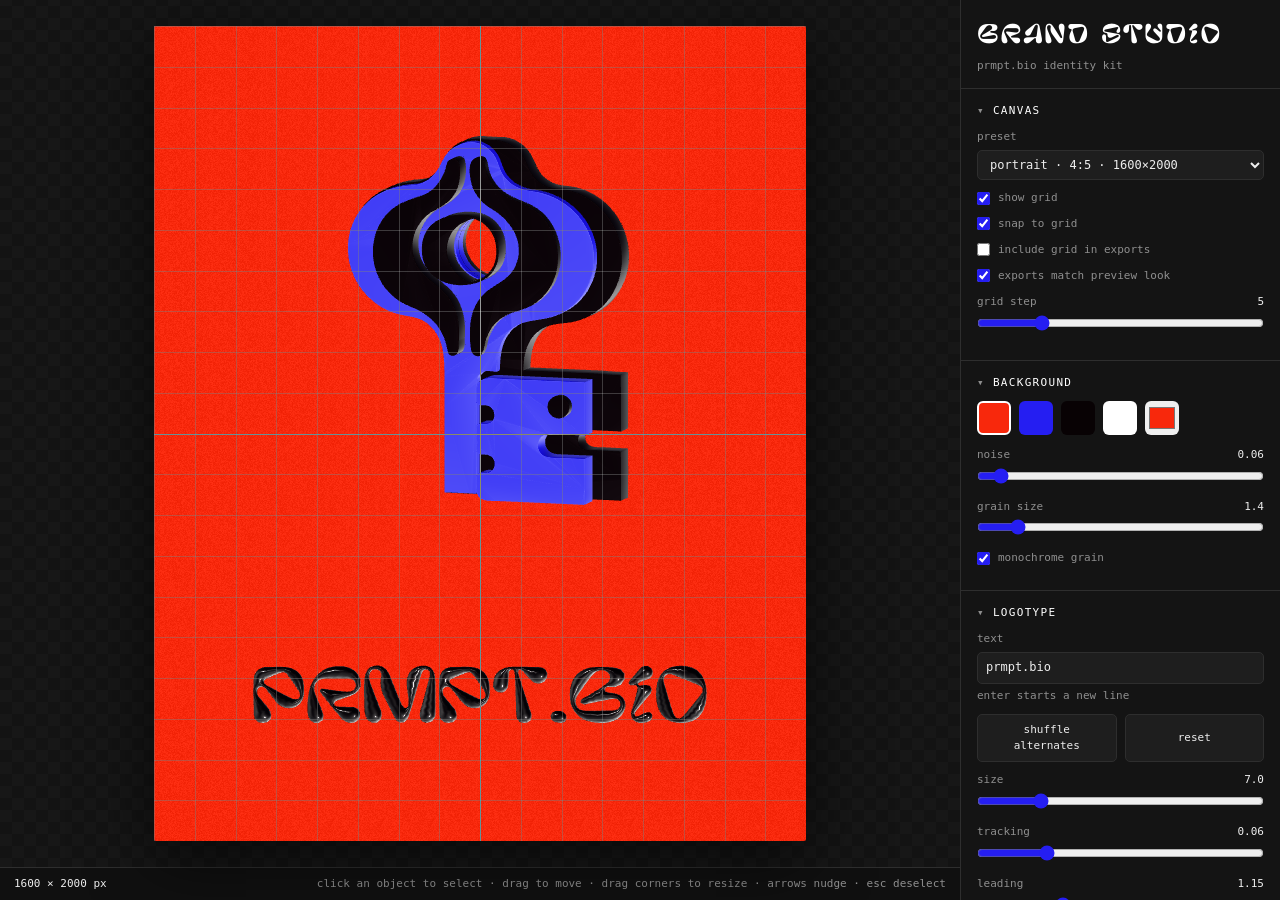
<file: index.html>
<!doctype html>
<html lang="en">
<head>
<meta charset="utf-8">
<title>prmpt.bio brand studio</title>
<link rel="stylesheet" href="style.css">
<script type="importmap">
{
  "imports": {
    "three": "./vendor/three.module.js",
    "three/addons/": "./vendor/addons/",
    "three/examples/jsm/": "./vendor/addons/",
    "three-mesh-bvh": "./vendor/three-mesh-bvh.module.js",
    "three-gpu-pathtracer": "./vendor/pathtracer.module.js",
    "mp4-muxer": "./vendor/mp4-muxer.mjs"
  }
}
</script>
</head>
<body>
<div id="app">
  <section id="stage">
    <div id="stage-inner">
      <div id="canvas-wrap">
        <canvas id="view"></canvas>
        <canvas id="overlay-inv"></canvas>
        <canvas id="overlay"></canvas>
      </div>
    </div>
    <div id="stage-bar">
      <span id="dims">—</span>
      <span class="sep"></span>
      <span id="hint">click an object to select · drag to move · drag corners to resize · arrows nudge · esc deselect</span>
    </div>
  </section>

  <aside id="panel">
    <header>
      <h1>brand studio</h1>
      <p>prmpt.bio identity kit</p>
    </header>

    <details open>
      <summary>canvas</summary>
      <label>preset
        <select id="preset">
          <option value="2000x2000">square · 1:1 · 2000px</option>
          <option value="1600x2000" selected>portrait · 4:5 · 1600×2000</option>
          <option value="1500x2000">portrait · 3:4 · 1500×2000</option>
          <option value="1125x2000">story · 9:16 · 1125×2000</option>
          <option value="2000x1125">wide · 16:9 · 2000×1125</option>
          <option value="1200x630">og image · 1.91:1 · 1200×630</option>
          <option value="2480x3508">A4 · 300dpi · 2480×3508</option>
          <option value="3508x4961">A3 · 300dpi · 3508×4961</option>
          <option value="custom">custom…</option>
        </select>
      </label>
      <div class="row" id="custom-size" hidden>
        <label>w <input type="number" id="cw" min="64" max="8000" step="1" value="1600"></label>
        <label>h <input type="number" id="ch" min="64" max="8000" step="1" value="2000"></label>
      </div>
      <label class="check"><input type="checkbox" id="grid-on" checked> show grid</label>
      <label class="check"><input type="checkbox" id="snap-on" checked> snap to grid</label>
      <label class="check"><input type="checkbox" id="grid-export"> include grid in exports</label>
      <label class="check"><input type="checkbox" id="match-preview" checked> exports match preview look</label>
      <label>grid step <output id="grid-step-o">5</output>
        <input type="range" id="grid-step" min="1" max="20" step="1" value="5">
      </label>
    </details>

    <details open>
      <summary>background</summary>
      <div id="bg-swatches" class="swatches"></div>
      <label>noise <output id="noise-o">0.06</output>
        <input type="range" id="noise" min="0" max="1" step="0.01" value="0.06">
      </label>
      <label>grain size <output id="grain-o">1.4</output>
        <input type="range" id="grain" min="0.5" max="8" step="0.1" value="1.4">
      </label>
      <label class="check"><input type="checkbox" id="noise-mono" checked> monochrome grain</label>
    </details>

    <details open>
      <summary>logotype</summary>
      <label>text <textarea id="text" rows="2" maxlength="200" spellcheck="false">prmpt.bio</textarea></label>
      <div class="muted field-note">enter starts a new line</div>
      <div class="row">
        <button id="shuffle">shuffle alternates</button>
        <button id="reset-logo">reset</button>
      </div>
      <label>size <output id="logo-size-o">7.0</output>
        <input type="range" id="logo-size" min="1" max="30" step="0.1" value="7">
      </label>
      <label>tracking <output id="logo-track-o">0.06</output>
        <input type="range" id="logo-track" min="-0.1" max="0.6" step="0.01" value="0.06">
      </label>
      <label>leading <output id="logo-lead-o">1.15</output>
        <input type="range" id="logo-lead" min="0.6" max="2.5" step="0.01" value="1.15">
      </label>
      <label>colour</label>
      <div id="logo-swatches" class="swatches"></div>
      <label>gloss <output id="logo-gloss-o">0.88</output>
        <input type="range" id="logo-gloss" min="0" max="1" step="0.01" value="0.88">
      </label>
      <div class="sub-head"><span>rotation</span><button id="logo-rot-reset" class="mini">reset</button></div>
      <div class="row3">
        <label>rot x <input type="range" id="logo-rx" min="-60" max="60" step="1" value="0"></label>
        <label>rot y <input type="range" id="logo-ry" min="-60" max="60" step="1" value="0"></label>
        <label>rot z <input type="range" id="logo-rz" min="-45" max="45" step="1" value="0"></label>
      </div>
      <label class="check"><input type="checkbox" id="logo-on" checked> visible</label>
    </details>

    <details open>
      <summary>key</summary>
      <label>size <output id="key-size-o">44.0</output>
        <input type="range" id="key-size" min="5" max="140" step="0.5" value="44">
      </label>
      <label>depth <output id="key-depth-o">14</output>
        <input type="range" id="key-depth" min="1" max="60" step="1" value="14">
      </label>
      <label>layer gap <output id="key-gap-o">6</output>
        <input type="range" id="key-gap" min="0" max="40" step="1" value="6">
      </label>
      <label>edge bevel <output id="key-bevel-o">0.5</output>
        <input type="range" id="key-bevel" min="0" max="1" step="0.05" value="0.5">
      </label>
      <label>gloss <output id="key-gloss-o">0.55</output>
        <input type="range" id="key-gloss" min="0" max="1" step="0.01" value="0.55">
      </label>
      <div class="sub-head"><span>rotation</span><button id="key-rot-reset" class="mini">reset</button></div>
      <div class="row3">
        <label>rot x <input type="range" id="key-rx" min="-60" max="60" step="1" value="0"></label>
        <label>rot y <input type="range" id="key-ry" min="-60" max="60" step="1" value="0"></label>
        <label>rot z <input type="range" id="key-rz" min="-45" max="45" step="1" value="0"></label>
      </div>
      <label>body colour</label>
      <div id="key-swatches" class="swatches"></div>
      <label>keyline colour</label>
      <div id="ink-swatches" class="swatches"></div>
      <label class="check"><input type="checkbox" id="eye-bg" checked> eye disc matches background</label>
      <label class="check"><input type="checkbox" id="key-on" checked> visible</label>
    </details>

    <details open>
      <summary>animate</summary>
      <label>animation
        <select id="anim-select"></select>
      </label>
      <div class="row">
        <button id="anim-play" class="primary" style="font-size:12px;padding:8px">play</button>
      </div>
      <label>speed <output id="anim-speed-o">1.0×</output>
        <input type="range" id="anim-speed" min="0.25" max="2" step="0.05" value="1">
      </label>
      <label class="check"><input type="checkbox" id="anim-loop"> loop</label>
      <div class="progress"><div id="anim-bar"></div></div>
      <div class="muted" id="anim-status">stopped</div>
      <div class="row" style="margin-top:12px">
        <label style="margin:0">height
          <select id="vid-height">
            <option value="720">720p</option>
            <option value="1080" selected>1080p</option>
            <option value="1440">1440p</option>
          </select>
        </label>
        <label style="margin:0">fps
          <select id="vid-fps">
            <option value="24">24</option>
            <option value="30" selected>30</option>
            <option value="60">60</option>
          </select>
        </label>
      </div>
      <button id="anim-export" style="width:100%">export mp4</button>
    </details>

    <details open>
      <summary>render</summary>
      <div class="row">
        <button id="mode-draft" class="mode on">draft</button>
        <button id="mode-rt" class="mode">ray traced</button>
      </div>
      <label>samples <output id="rt-samples-o">96</output>
        <input type="range" id="rt-samples" min="8" max="512" step="8" value="96">
      </label>
      <label>speckle filter <output id="rt-speckle-o">0.50</output>
        <input type="range" id="rt-speckle" min="0" max="1" step="0.05" value="0.5">
      </label>
      <label>trace scale <output id="rt-scale-o">1</output>
        <input type="range" id="rt-scale" min="0.25" max="1" step="0.05" value="1">
      </label>
      <div class="muted" id="rt-status">raster preview</div>
    </details>

    <details open>
      <summary>light</summary>
      <label>key light <output id="l-key-o">3.4</output>
        <input type="range" id="l-key" min="0" max="10" step="0.1" value="3.4">
      </label>
      <label>rim light <output id="l-rim-o">2.2</output>
        <input type="range" id="l-rim" min="0" max="10" step="0.1" value="2.2">
      </label>
      <label>reflections <output id="l-env-o">1.5</output>
        <input type="range" id="l-env" min="0" max="4" step="0.05" value="1.5">
      </label>
      <label>light angle <output id="l-ang-o">-35</output>
        <input type="range" id="l-ang" min="-180" max="180" step="1" value="-35">
      </label>
    </details>

    <details open>
      <summary>selected object</summary>
      <div id="sel-none" class="muted">nothing selected</div>
      <div id="sel-fields" hidden>
        <div class="row">
          <label>x <input type="number" id="sel-x" step="0.5"></label>
          <label>y <input type="number" id="sel-y" step="0.5"></label>
        </div>
        <div class="row">
          <button id="center-h">center h</button>
          <button id="center-v">center v</button>
        </div>
      </div>
    </details>

    <div id="export-bar">
      <button id="export" class="primary">export png-24</button>
      <button id="share-copy" style="width:100%;margin-top:8px">copy share link</button>
      <div class="muted" id="export-note">exports at full canvas pixels, no alpha</div>
    </div>
    <footer>
      <p><a href="credits/" target="_blank" rel="noopener">visual credits ↗</a></p>
    </footer>
  </aside>
</div>
<div id="loading">building the scene…</div>
<script type="module" src="src/main.js"></script>
</body>
</html>
</file>
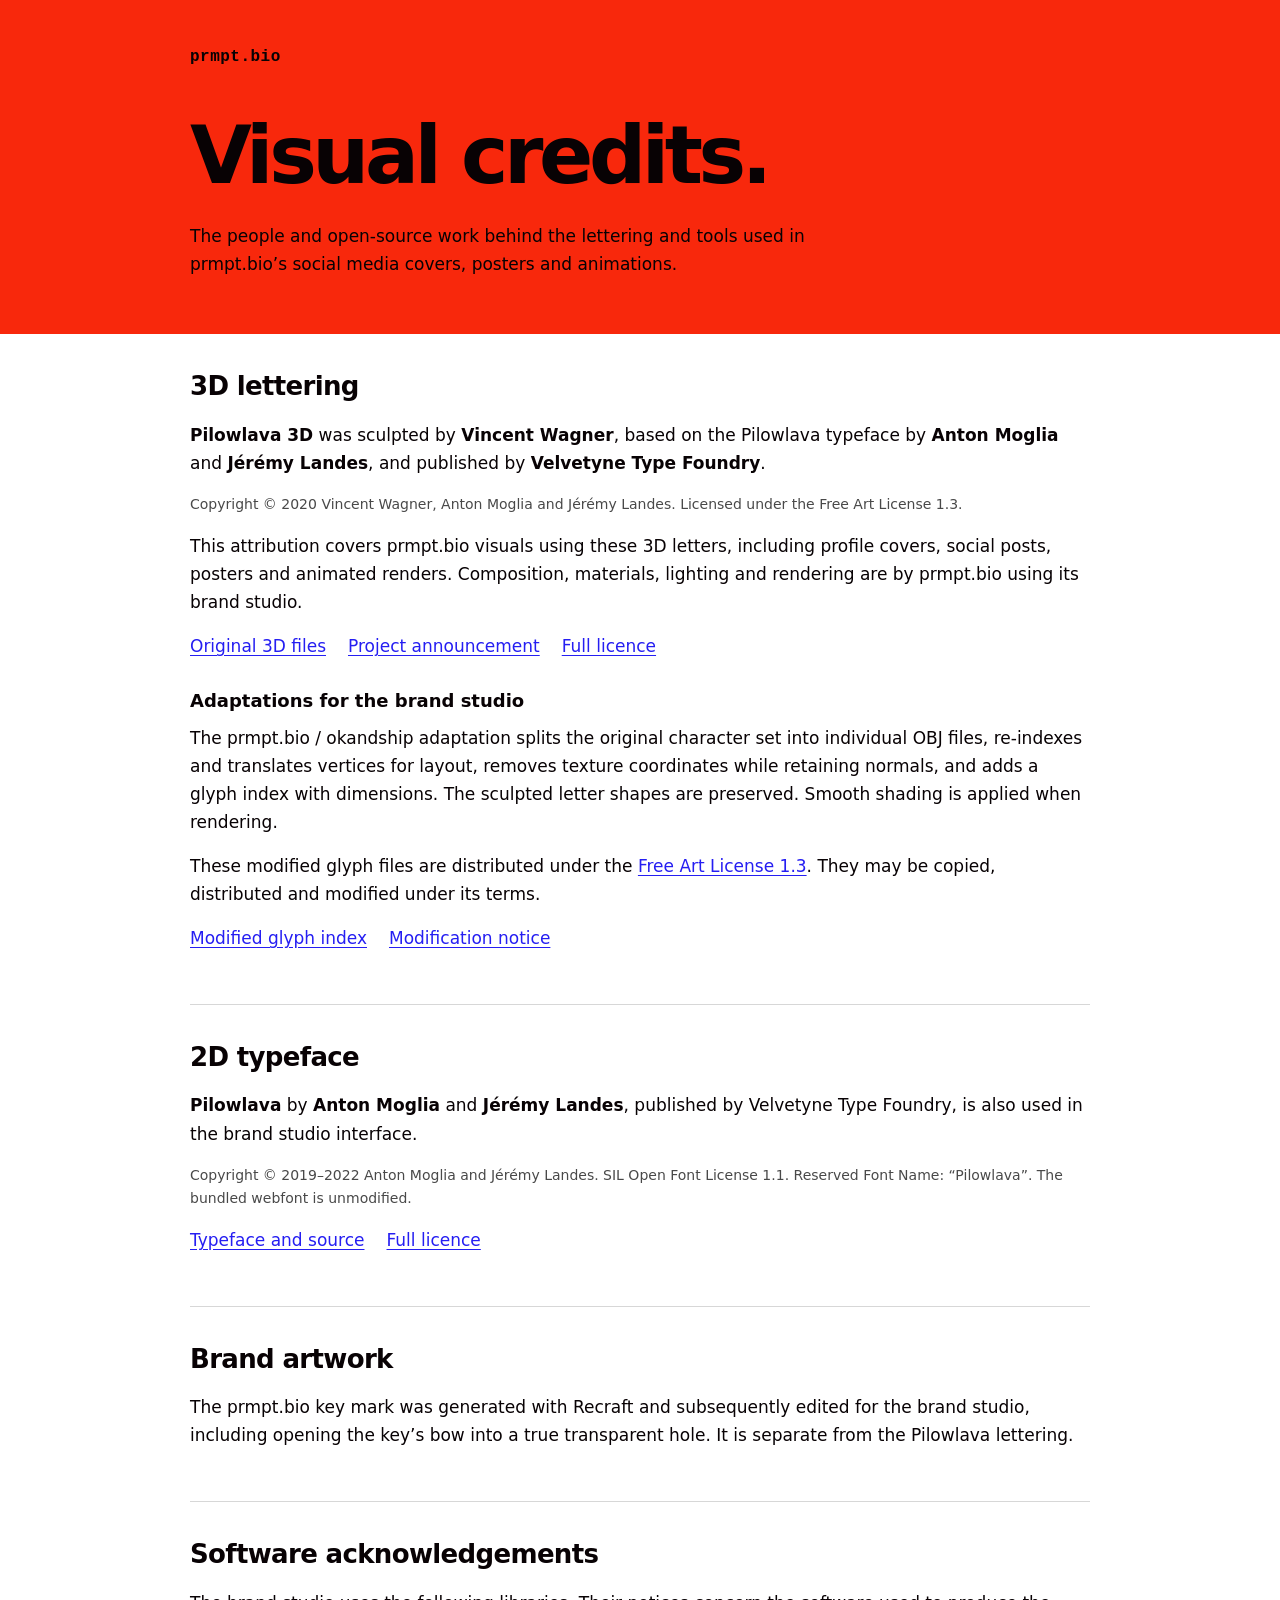
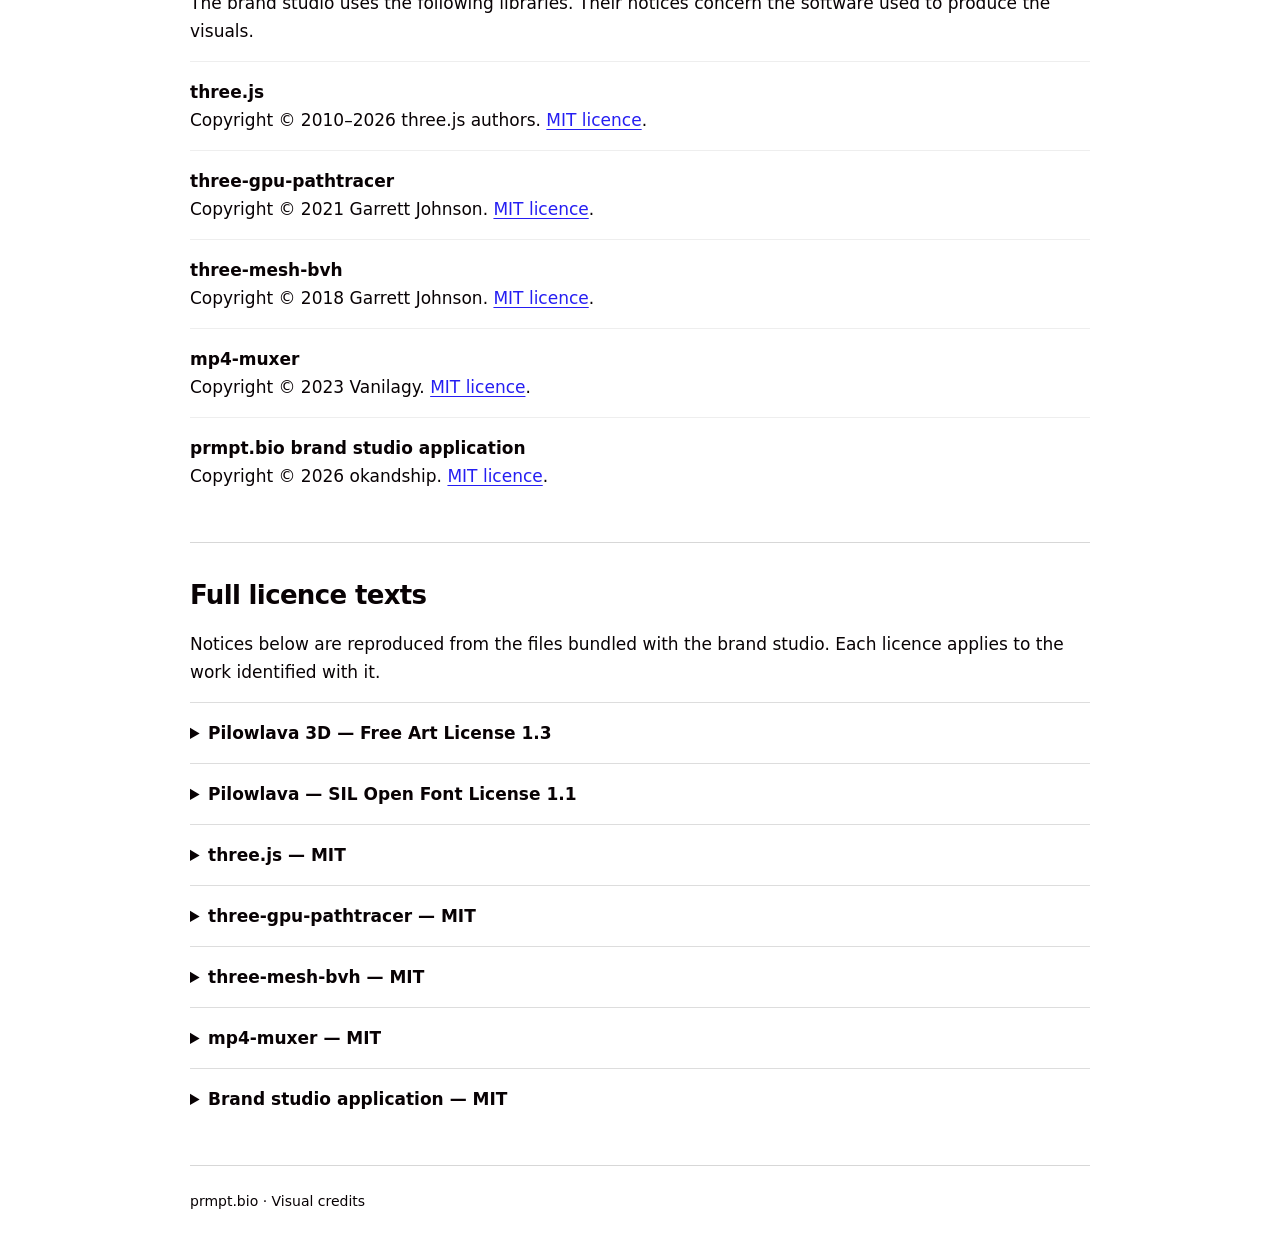
<file: credits/index.html>
<!doctype html>
<html lang="en">
<head>
<meta charset="utf-8">
<meta name="viewport" content="width=device-width, initial-scale=1">
<meta name="description" content="Credits for the lettering, artwork and software used in prmpt.bio social covers, posters and animations.">
<title>Visual credits · prmpt.bio</title>
<style>
:root{color-scheme:light;--ink:#080204;--red:#f8280c;--blue:#251ef2}
*{box-sizing:border-box}body{margin:0;background:#fff;color:var(--ink);font:17px/1.65 system-ui,-apple-system,BlinkMacSystemFont,"Segoe UI",sans-serif}header{background:var(--red);padding:48px max(24px,calc((100vw - 900px)/2)) 56px}header p{max-width:620px;margin-bottom:0}.brand{font:700 16px ui-monospace,monospace;letter-spacing:.03em}h1{font-size:clamp(42px,8vw,80px);line-height:1.05;letter-spacing:-.055em;margin:48px 0 24px}main,footer{max-width:948px;margin:auto;padding:0 24px}section{padding:36px 0;border-bottom:1px solid #d7d7d7}h2{font-size:26px;line-height:1.25;letter-spacing:-.025em;margin:0 0 18px}h3{font-size:18px;margin:26px 0 8px}p{margin:0 0 16px}a{color:var(--blue);text-underline-offset:3px;overflow-wrap:anywhere}a:hover{text-decoration-thickness:2px}a:focus-visible,summary:focus-visible{outline:3px solid var(--blue);outline-offset:5px}.meta{font-size:14px;color:#494949}.links{display:flex;flex-wrap:wrap;gap:8px 22px}.libraries{list-style:none;padding:0;margin:0}.libraries li{padding:16px 0;border-top:1px solid #eee}.libraries strong{display:block}details{border-top:1px solid #ddd;padding:16px 0}summary{cursor:pointer;font-weight:600}pre{white-space:pre-wrap;overflow-wrap:anywhere;font:12px/1.65 ui-monospace,SFMono-Regular,Menlo,monospace;background:#f5f5f5;padding:20px;border-radius:4px}footer{padding-top:24px;padding-bottom:40px;font-size:14px}@media(max-width:480px){header{padding-top:28px;padding-bottom:36px}h1{margin-top:32px}section{padding:28px 0}pre{padding:12px}}
</style>
</head>
<body>
<header><div class="brand">prmpt.bio</div><h1>Visual credits.</h1><p>The people and open-source work behind the lettering and tools used in prmpt.bio’s social media covers, posters and animations.</p></header>
<main>
<section aria-labelledby="lettering"><h2 id="lettering">3D lettering</h2>
<p><strong>Pilowlava 3D</strong> was sculpted by <strong>Vincent Wagner</strong>, based on the Pilowlava typeface by <strong>Anton Moglia</strong> and <strong>Jérémy Landes</strong>, and published by <strong>Velvetyne Type Foundry</strong>.</p>
<p class="meta">Copyright © 2020 Vincent Wagner, Anton Moglia and Jérémy Landes. Licensed under the Free Art License 1.3.</p>
<p>This attribution covers prmpt.bio visuals using these 3D letters, including profile covers, social posts, posters and animated renders. Composition, materials, lighting and rendering are by prmpt.bio using its brand studio.</p>
<p class="links"><a href="https://gitlab.com/velvetyne/pilowlava3D">Original 3D files</a><a href="https://velvetyne.fr/news/pilowlava-3d/">Project announcement</a><a href="#license-pilowlava-3d">Full licence</a></p>
<h3>Adaptations for the brand studio</h3>
<p>The prmpt.bio / okandship adaptation splits the original character set into individual OBJ files, re-indexes and translates vertices for layout, removes texture coordinates while retaining normals, and adds a glyph index with dimensions. The sculpted letter shapes are preserved. Smooth shading is applied when rendering.</p>
<p>These modified glyph files are distributed under the <a href="https://artlibre.org/licence/lal/en/">Free Art License 1.3</a>. They may be copied, distributed and modified under its terms.</p>
<p class="links"><a href="../assets/glyphs/index.json">Modified glyph index</a><a href="../assets/glyphs/NOTICE.md">Modification notice</a></p>
</section>
<section aria-labelledby="typeface"><h2 id="typeface">2D typeface</h2>
<p><strong>Pilowlava</strong> by <strong>Anton Moglia</strong> and <strong>Jérémy Landes</strong>, published by Velvetyne Type Foundry, is also used in the brand studio interface.</p>
<p class="meta">Copyright © 2019–2022 Anton Moglia and Jérémy Landes. SIL Open Font License 1.1. Reserved Font Name: “Pilowlava”. The bundled webfont is unmodified.</p>
<p class="links"><a href="https://velvetyne.fr/fonts/pilowlava/">Typeface and source</a><a href="#license-pilowlava-font">Full licence</a></p>
</section>
<section aria-labelledby="artwork"><h2 id="artwork">Brand artwork</h2><p>The prmpt.bio key mark was generated with Recraft and subsequently edited for the brand studio, including opening the key’s bow into a true transparent hole. It is separate from the Pilowlava lettering.</p></section>
<section aria-labelledby="software"><h2 id="software">Software acknowledgements</h2><p>The brand studio uses the following libraries. Their notices concern the software used to produce the visuals.</p>
<ul class="libraries">
<li><strong>three.js</strong> Copyright © 2010–2026 three.js authors. <a href="#license-three">MIT licence</a>.</li>
<li><strong>three-gpu-pathtracer</strong> Copyright © 2021 Garrett Johnson. <a href="#license-pathtracer">MIT licence</a>.</li>
<li><strong>three-mesh-bvh</strong> Copyright © 2018 Garrett Johnson. <a href="#license-bvh">MIT licence</a>.</li>
<li><strong>mp4-muxer</strong> Copyright © 2023 Vanilagy. <a href="#license-muxer">MIT licence</a>.</li>
<li><strong>prmpt.bio brand studio application</strong> Copyright © 2026 okandship. <a href="#license-studio">MIT licence</a>.</li>
</ul></section>
<section aria-labelledby="licences"><h2 id="licences">Full licence texts</h2><p>Notices below are reproduced from the files bundled with the brand studio. Each licence applies to the work identified with it.</p>
<details id="license-pilowlava-3d"><summary>Pilowlava 3D — Free Art License 1.3</summary><pre>[ Copyleft Attitude ]

Free Art License 1.3 (FAL 1.3)

Preamble

The Free Art License grants the right to freely copy, distribute, and transform creative works without infringing the author’s rights.

The Free Art License recognizes and protects these rights. Their implementation has been reformulated in order to allow everyone to use creations of the human mind in a creative manner, regardless of their types and ways of expression.

While the public’s access to creations of the human mind usually is restricted by the implementation of copyright law, it is favoured by the Free Art License. This license intends to allow the use of a work’s resources; to establish new conditions for creating in order to increase creation opportunities. The Free Art License grants the right to use a work, and acknowledges the right holder’s and the user’s rights and responsibility.

The invention and development of digital technologies, Internet and Free Software have changed creation methods: creations of the human mind can obviously be distributed, exchanged, and transformed. They allow to produce common works to which everyone can contribute to the benefit of all.

The main rationale for this Free Art License is to promote and protect these creations of the human mind according to the principles of copyleft: freedom to use, copy, distribute, transform, and prohibition of exclusive appropriation.

Definitions

« work » either means the initial work, the subsequent works or the common work as defined hereafter:

« common work » means a work composed of the initial work and all subsequent contributions to it (originals and copies). The initial author is the one who, by choosing this license, defines the conditions under which contributions are made.

« Initial work » means the work created by the initiator of the common work (as defined above), the copies of which can be modified by whoever wants to

« Subsequent works » means the contributions made by authors who participate in the evolution of the common work by exercising the rights to reproduce, distribute, and modify that are granted by the license.

« Originals » (sources or resources of the work) means all copies of either the initial work or any subsequent work mentioning a date and used by their author(s) as references for any subsequent updates, interpretations, copies or reproductions.

« Copy » means any reproduction of an original as defined by this license.

1. OBJECT
The aim of this license is to define the conditions under which one can use this work freely.

2. SCOPE
This work is subject to copyright law. Through this license its author specifies the extent to which you can copy, distribute, and modify it.

2.1 FREEDOM TO COPY (OR TO MAKE REPRODUCTIONS)
You have the right to copy this work for yourself, your friends or any other person, whatever the technique used.

2.2 FREEDOM TO DISTRIBUTE, TO PERFORM IN PUBLIC
You have the right to distribute copies of this work; whether modified or not, whatever the medium and the place, with or without any charge, provided that you:
attach this license without any modification to the copies of this work or indicate precisely where the license can be found,
specify to the recipient the names of the author(s) of the originals, including yours if you have modified the work,
specify to the recipient where to access the originals (either initial or subsequent).
The authors of the originals may, if they wish to, give you the right to distribute the originals under the same conditions as the copies.

2.3 FREEDOM TO MODIFY
You have the right to modify copies of the originals (whether initial or subsequent) provided you comply with the following conditions:
all conditions in article 2.2 above, if you distribute modified copies;
indicate that the work has been modified and, if it is possible, what kind of modifications have been made;
distribute the subsequent work under the same license or any compatible license.
The author(s) of the original work may give you the right to modify it under the same conditions as the copies.

3. RELATED RIGHTS
Activities giving rise to author’s rights and related rights shall not challenge the rights granted by this license.
For example, this is the reason why performances must be subject to the same license or a compatible license. Similarly, integrating the work in a database, a compilation or an anthology shall not prevent anyone from using the work under the same conditions as those defined in this license.

4. INCORPORATION OF THE WORK
Incorporating this work into a larger work that is not subject to the Free Art License shall not challenge the rights granted by this license.
If the work can no longer be accessed apart from the larger work in which it is incorporated, then incorporation shall only be allowed under the condition that the larger work is subject either to the Free Art License or a compatible license.

5. COMPATIBILITY
A license is compatible with the Free Art License provided:
it gives the right to copy, distribute, and modify copies of the work including for commercial purposes and without any other restrictions than those required by the respect of the other compatibility criteria;
it ensures proper attribution of the work to its authors and access to previous versions of the work when possible;
it recognizes the Free Art License as compatible (reciprocity);
it requires that changes made to the work be subject to the same license or to a license which also meets these compatibility criteria.

6. YOUR INTELLECTUAL RIGHTS
This license does not aim at denying your author’s rights in your contribution or any related right. By choosing to contribute to the development of this common work, you only agree to grant others the same rights with regard to your contribution as those you were granted by this license. Conferring these rights does not mean you have to give up your intellectual rights.

7. YOUR RESPONSIBILITIES
The freedom to use the work as defined by the Free Art License (right to copy, distribute, modify) implies that everyone is responsible for their own actions.

8. DURATION OF THE LICENSE
This license takes effect as of your acceptance of its terms. The act of copying, distributing, or modifying the work constitutes a tacit agreement. This license will remain in effect for as long as the copyright which is attached to the work. If you do not respect the terms of this license, you automatically lose the rights that it confers.
If the legal status or legislation to which you are subject makes it impossible for you to respect the terms of this license, you may not make use of the rights which it confers.

9. VARIOUS VERSIONS OF THE LICENSE
This license may undergo periodic modifications to incorporate improvements by its authors (instigators of the « Copyleft Attitude » movement) by way of new, numbered versions.
You will always have the choice of accepting the terms contained in the version under which the copy of the work was distributed to you, or alternatively, to use the provisions of one of the subsequent versions.

10. SUB-LICENSING
Sub-licenses are not authorized by this license. Any person wishing to make use of the rights that it confers will be directly bound to the authors of the common work.

11. LEGAL FRAMEWORK
This license is written with respect to both French law and the Berne Convention for the Protection of Literary and Artistic Works.

USER GUIDE

– How to use the Free Art License?
To benefit from the Free Art License, you only need to mention the following elements on your work:
[Name of the author, title, date of the work. When applicable, names of authors of the common work and, if possible, where to find the originals].
Copyleft: This is a free work, you can copy, distribute, and modify it under the terms of the Free Art License http://artlibre.org/licence/lal/en/

– Why to use the Free Art License?
1.To give the greatest number of people access to your work.
2.To allow it to be distributed freely.
3.To allow it to evolve by allowing its copy, distribution, and transformation by others.
4.So that you benefit from the resources of a work when it is under the Free Art License: to be able to copy, distribute or transform it freely.
5.But also, because the Free Art License offers a legal framework to disallow any misappropriation. It is forbidden to take hold of your work and bypass the creative process for one’s exclusive possession.

– When to use the Free Art License?
Any time you want to benefit and make others benefit from the right to copy, distribute and transform creative works without any exclusive appropriation, you should use the Free Art License. You can for example use it for scientific, artistic or educational projects.

– What kinds of works can be subject to the Free Art License?
The Free Art License can be applied to digital as well as physical works.
You can choose to apply the Free Art License on any text, picture, sound, gesture, or whatever sort of stuff on which you have sufficient author’s rights.

– Historical background of this license:
It is the result of observing, using and creating digital technologies, free software, the Internet and art. It arose from the « Copyleft Attitude » meetings which took place in Paris in 2000. For the first time, these meetings brought together members of the Free Software community, artists, and members of the art world. The goal was to adapt the principles of Copyleft and free software to all sorts of creations. http://www.artlibre.org

Copyleft Attitude, 2007.
You can make reproductions and distribute this license verbatim (without any changes).</pre></details>
<details id="license-pilowlava-font"><summary>Pilowlava — SIL Open Font License 1.1</summary><pre>Copyright (c) 2019-2022, Anton Moglia &lt;anton@moglia.fr&gt; &amp; Jérémy Landes &lt;jeremy@studiotriple.com&gt;
with Reserved Font Name &quot;Pilowlava&quot;.

This Font Software is licensed under the SIL Open Font License, Version 1.1.
This license is copied below, and is also available with a FAQ at:
http://scripts.sil.org/OFL

SIL Open Font License v1.1
====================================================


Preamble
----------

The goals of the Open Font License (OFL) are to stimulate worldwide
development of collaborative font projects, to support the font creation
efforts of academic and linguistic communities, and to provide a free and
open framework in which fonts may be shared and improved in partnership
with others.

The OFL allows the licensed fonts to be used, studied, modified and
redistributed freely as long as they are not sold by themselves. The
fonts, including any derivative works, can be bundled, embedded,
redistributed and/or sold with any software provided that any reserved
names are not used by derivative works. The fonts and derivatives,
however, cannot be released under any other type of license. The
requirement for fonts to remain under this license does not apply
to any document created using the fonts or their derivatives.


Definitions
-------------

`&quot;Font Software&quot;` refers to the set of files released by the Copyright
Holder(s) under this license and clearly marked as such. This may
include source files, build scripts and documentation.

`&quot;Reserved Font Name&quot;` refers to any names specified as such after the
copyright statement(s).

`&quot;Original Version&quot;` refers to the collection of Font Software components as
distributed by the Copyright Holder(s).

`&quot;Modified Version&quot;` refers to any derivative made by adding to, deleting,
or substituting -- in part or in whole -- any of the components of the
Original Version, by changing formats or by porting the Font Software to a
new environment.

`&quot;Author&quot;` refers to any designer, engineer, programmer, technical
writer or other person who contributed to the Font Software.


Permission &amp; Conditions
------------------------

Permission is hereby granted, free of charge, to any person obtaining
a copy of the Font Software, to use, study, copy, merge, embed, modify,
redistribute, and sell modified and unmodified copies of the Font
Software, subject to the following conditions:

1. Neither the Font Software nor any of its individual components,
   in Original or Modified Versions, may be sold by itself.

2. Original or Modified Versions of the Font Software may be bundled,
   redistributed and/or sold with any software, provided that each copy
   contains the above copyright notice and this license. These can be
   included either as stand-alone text files, human-readable headers or
   in the appropriate machine-readable metadata fields within text or
   binary files as long as those fields can be easily viewed by the user.

3. No Modified Version of the Font Software may use the Reserved Font
   Name(s) unless explicit written permission is granted by the corresponding
   Copyright Holder. This restriction only applies to the primary font name as
   presented to the users.

4. The name(s) of the Copyright Holder(s) or the Author(s) of the Font
   Software shall not be used to promote, endorse or advertise any
   Modified Version, except to acknowledge the contribution(s) of the
   Copyright Holder(s) and the Author(s) or with their explicit written
   permission.

5. The Font Software, modified or unmodified, in part or in whole,
   must be distributed entirely under this license, and must not be
   distributed under any other license. The requirement for fonts to
   remain under this license does not apply to any document created
   using the Font Software.


Termination
-----------

This license becomes null and void if any of the above conditions are
not met.


    DISCLAIMER

    THE FONT SOFTWARE IS PROVIDED &quot;AS IS&quot;, WITHOUT WARRANTY OF ANY KIND,
    EXPRESS OR IMPLIED, INCLUDING BUT NOT LIMITED TO ANY WARRANTIES OF
    MERCHANTABILITY, FITNESS FOR A PARTICULAR PURPOSE AND NONINFRINGEMENT
    OF COPYRIGHT, PATENT, TRADEMARK, OR OTHER RIGHT. IN NO EVENT SHALL THE
    COPYRIGHT HOLDER BE LIABLE FOR ANY CLAIM, DAMAGES OR OTHER LIABILITY,
    INCLUDING ANY GENERAL, SPECIAL, INDIRECT, INCIDENTAL, OR CONSEQUENTIAL
    DAMAGES, WHETHER IN AN ACTION OF CONTRACT, TORT OR OTHERWISE, ARISING
    FROM, OUT OF THE USE OR INABILITY TO USE THE FONT SOFTWARE OR FROM
    OTHER DEALINGS IN THE FONT SOFTWARE.
</pre></details>
<details id="license-three"><summary>three.js — MIT</summary><pre>The MIT License

Copyright © 2010-2026 three.js authors

Permission is hereby granted, free of charge, to any person obtaining a copy
of this software and associated documentation files (the &quot;Software&quot;), to deal
in the Software without restriction, including without limitation the rights
to use, copy, modify, merge, publish, distribute, sublicense, and/or sell
copies of the Software, and to permit persons to whom the Software is
furnished to do so, subject to the following conditions:

The above copyright notice and this permission notice shall be included in
all copies or substantial portions of the Software.

THE SOFTWARE IS PROVIDED &quot;AS IS&quot;, WITHOUT WARRANTY OF ANY KIND, EXPRESS OR
IMPLIED, INCLUDING BUT NOT LIMITED TO THE WARRANTIES OF MERCHANTABILITY,
FITNESS FOR A PARTICULAR PURPOSE AND NONINFRINGEMENT. IN NO EVENT SHALL THE
AUTHORS OR COPYRIGHT HOLDERS BE LIABLE FOR ANY CLAIM, DAMAGES OR OTHER
LIABILITY, WHETHER IN AN ACTION OF CONTRACT, TORT OR OTHERWISE, ARISING FROM,
OUT OF OR IN CONNECTION WITH THE SOFTWARE OR THE USE OR OTHER DEALINGS IN
THE SOFTWARE.
</pre></details>
<details id="license-pathtracer"><summary>three-gpu-pathtracer — MIT</summary><pre>MIT License

Copyright (c) 2021 Garrett Johnson

Permission is hereby granted, free of charge, to any person obtaining a copy
of this software and associated documentation files (the &quot;Software&quot;), to deal
in the Software without restriction, including without limitation the rights
to use, copy, modify, merge, publish, distribute, sublicense, and/or sell
copies of the Software, and to permit persons to whom the Software is
furnished to do so, subject to the following conditions:

The above copyright notice and this permission notice shall be included in all
copies or substantial portions of the Software.

THE SOFTWARE IS PROVIDED &quot;AS IS&quot;, WITHOUT WARRANTY OF ANY KIND, EXPRESS OR
IMPLIED, INCLUDING BUT NOT LIMITED TO THE WARRANTIES OF MERCHANTABILITY,
FITNESS FOR A PARTICULAR PURPOSE AND NONINFRINGEMENT. IN NO EVENT SHALL THE
AUTHORS OR COPYRIGHT HOLDERS BE LIABLE FOR ANY CLAIM, DAMAGES OR OTHER
LIABILITY, WHETHER IN AN ACTION OF CONTRACT, TORT OR OTHERWISE, ARISING FROM,
OUT OF OR IN CONNECTION WITH THE SOFTWARE OR THE USE OR OTHER DEALINGS IN THE
SOFTWARE.
</pre></details>
<details id="license-bvh"><summary>three-mesh-bvh — MIT</summary><pre>MIT License

Copyright (c) 2018 Garrett Johnson

Permission is hereby granted, free of charge, to any person obtaining a copy
of this software and associated documentation files (the &quot;Software&quot;), to deal
in the Software without restriction, including without limitation the rights
to use, copy, modify, merge, publish, distribute, sublicense, and/or sell
copies of the Software, and to permit persons to whom the Software is
furnished to do so, subject to the following conditions:

The above copyright notice and this permission notice shall be included in all
copies or substantial portions of the Software.

THE SOFTWARE IS PROVIDED &quot;AS IS&quot;, WITHOUT WARRANTY OF ANY KIND, EXPRESS OR
IMPLIED, INCLUDING BUT NOT LIMITED TO THE WARRANTIES OF MERCHANTABILITY,
FITNESS FOR A PARTICULAR PURPOSE AND NONINFRINGEMENT. IN NO EVENT SHALL THE
AUTHORS OR COPYRIGHT HOLDERS BE LIABLE FOR ANY CLAIM, DAMAGES OR OTHER
LIABILITY, WHETHER IN AN ACTION OF CONTRACT, TORT OR OTHERWISE, ARISING FROM,
OUT OF OR IN CONNECTION WITH THE SOFTWARE OR THE USE OR OTHER DEALINGS IN THE
SOFTWARE.
</pre></details>
<details id="license-muxer"><summary>mp4-muxer — MIT</summary><pre>MIT License

Copyright (c) 2023 Vanilagy

Permission is hereby granted, free of charge, to any person obtaining a copy
of this software and associated documentation files (the &quot;Software&quot;), to deal
in the Software without restriction, including without limitation the rights
to use, copy, modify, merge, publish, distribute, sublicense, and/or sell
copies of the Software, and to permit persons to whom the Software is
furnished to do so, subject to the following conditions:

The above copyright notice and this permission notice shall be included in all
copies or substantial portions of the Software.

THE SOFTWARE IS PROVIDED &quot;AS IS&quot;, WITHOUT WARRANTY OF ANY KIND, EXPRESS OR
IMPLIED, INCLUDING BUT NOT LIMITED TO THE WARRANTIES OF MERCHANTABILITY,
FITNESS FOR A PARTICULAR PURPOSE AND NONINFRINGEMENT. IN NO EVENT SHALL THE
AUTHORS OR COPYRIGHT HOLDERS BE LIABLE FOR ANY CLAIM, DAMAGES OR OTHER
LIABILITY, WHETHER IN AN ACTION OF CONTRACT, TORT OR OTHERWISE, ARISING FROM,
OUT OF OR IN CONNECTION WITH THE SOFTWARE OR THE USE OR OTHER DEALINGS IN THE
SOFTWARE.
</pre></details>
<details id="license-studio"><summary>Brand studio application — MIT</summary><pre>MIT License

Copyright (c) 2026 okandship

Permission is hereby granted, free of charge, to any person obtaining a copy
of this software and associated documentation files (the &quot;Software&quot;), to deal
in the Software without restriction, including without limitation the rights
to use, copy, modify, merge, publish, distribute, sublicense, and/or sell
copies of the Software, and to permit persons to whom the Software is
furnished to do so, subject to the following conditions:

The above copyright notice and this permission notice shall be included in all
copies or substantial portions of the Software.

THE SOFTWARE IS PROVIDED &quot;AS IS&quot;, WITHOUT WARRANTY OF ANY KIND, EXPRESS OR
IMPLIED, INCLUDING BUT NOT LIMITED TO THE WARRANTIES OF MERCHANTABILITY,
FITNESS FOR A PARTICULAR PURPOSE AND NONINFRINGEMENT. IN NO EVENT SHALL THE
AUTHORS OR COPYRIGHT HOLDERS BE LIABLE FOR ANY CLAIM, DAMAGES OR OTHER
LIABILITY, WHETHER IN AN ACTION OF CONTRACT, TORT OR OTHERWISE, ARISING FROM,
OUT OF OR IN CONNECTION WITH THE SOFTWARE OR THE USE OR OTHER DEALINGS IN THE
SOFTWARE.
</pre></details>
</section></main><footer>prmpt.bio · Visual credits</footer>
<script>function revealLicence(){const el=document.getElementById(location.hash.slice(1));if(el&&el.tagName==='DETAILS')el.open=true}addEventListener('hashchange',revealLicence);revealLicence();</script>
</body></html>
</file>
<file: style.css>
@font-face { font-family: "Pilowlava"; src: url("assets/Pilowlava-Regular.woff2") format("woff2"); font-display: swap; }
:root {
  --red: #f8280c; --blue: #251ef2; --ink: #080204; --paper: #ffffff;
  --panel: #141414; --panel-2: #1e1e1e; --line: #2e2e2e; --text: #ededed; --muted: #8f8f8f;
}
* { box-sizing: border-box; }
html, body { height: 100%; margin: 0; background: #0b0b0b; color: var(--text);
  font: 13px/1.45 ui-monospace, SFMono-Regular, Menlo, monospace; -webkit-font-smoothing: antialiased; }
#app { display: grid; grid-template-columns: 1fr 320px; height: 100%; }

#stage { display: flex; flex-direction: column; min-width: 0; background:
  repeating-conic-gradient(#131313 0% 25%, #171717 0% 50%) 50% / 24px 24px; }
#stage-inner { flex: 1; display: grid; place-items: center; padding: 26px; min-height: 0; }
#canvas-wrap { position: relative; box-shadow: 0 18px 60px rgba(0,0,0,.6); line-height: 0; }
#canvas-wrap canvas { display: block; }
#view { border-radius: 2px; }
#overlay, #overlay-inv { position: absolute; inset: 0; pointer-events: none; }
/* drawn in white and differenced against the art below: every line inverts whatever it crosses */
#overlay-inv { mix-blend-mode: difference; }
#stage-bar { display: flex; align-items: center; gap: 12px; padding: 8px 14px; border-top: 1px solid var(--line);
  color: var(--muted); font-size: 11px; background: #101010; }
#stage-bar .sep { flex: 1; }
#dims { color: var(--text); }

#panel { background: var(--panel); border-left: 1px solid var(--line); overflow-y: auto; padding: 0 0 16px; }
#panel header { padding: 18px 16px 14px; border-bottom: 1px solid var(--line); }
#panel h1 { font-family: "Pilowlava", ui-monospace, monospace; font-size: 25px; margin: 0; letter-spacing: .04em;
  color: var(--paper); font-weight: 400; }
#panel header p { margin: 4px 0 0; color: var(--muted); font-size: 11px; }

details { border-bottom: 1px solid var(--line); padding: 10px 16px 14px; }
summary { cursor: pointer; color: var(--paper); font-size: 11px; text-transform: uppercase;
  letter-spacing: .12em; padding: 4px 0 10px; list-style: none; user-select: none; }
summary::-webkit-details-marker { display: none; }
summary::before { content: "▸ "; color: var(--muted); }
details[open] summary::before { content: "▾ "; }

label { display: block; margin: 0 0 10px; color: var(--muted); font-size: 11px; }
label.check { display: flex; align-items: center; gap: 8px; cursor: pointer; }
label.check input { margin: 0; accent-color: var(--blue); }
output { float: right; color: var(--text); font-variant-numeric: tabular-nums; }
input[type=range] { width: 100%; margin: 5px 0 0; accent-color: var(--blue); }
input[type=text], input[type=number], textarea, select { width: 100%; margin-top: 5px; background: var(--panel-2);
  color: var(--text); border: 1px solid var(--line); border-radius: 5px; padding: 6px 8px;
  font: inherit; font-size: 12px; }
input[type=text]:focus, input[type=number]:focus, textarea:focus, select:focus { outline: none; border-color: var(--blue); }
textarea { display: block; resize: vertical; min-height: 32px; line-height: 1.4; }
/* grows with its own content — the rows attribute is the fallback height where it isn't supported */
@supports (field-sizing: content) {
  textarea { field-sizing: content; resize: none; max-height: 40vh; }
}
.field-note { margin: -6px 0 10px; }
.row { display: flex; gap: 8px; margin-bottom: 10px; }
.row > * { flex: 1; margin-bottom: 0; }
.row3 { display: flex; gap: 6px; margin-bottom: 10px; }
.row3 > label { flex: 1; margin-bottom: 0; font-size: 10px; }
.muted { color: var(--muted); font-size: 11px; }

button { background: var(--panel-2); color: var(--text); border: 1px solid var(--line); border-radius: 5px;
  padding: 7px 10px; font: inherit; font-size: 11px; cursor: pointer; }
button:hover { border-color: #4a4a4a; background: #262626; }
button:active { transform: translateY(1px); }
button.primary { background: var(--blue); border-color: var(--blue); color: #fff; font-size: 12px; padding: 10px; width: 100%; }
button.primary:hover { background: #4b45ff; }

.swatches { display: flex; gap: 8px; margin-bottom: 12px; flex-wrap: wrap; }
.sw { width: 34px; height: 34px; border-radius: 6px; border: 2px solid transparent; cursor: pointer; padding: 0; }
.sw[data-active="1"] { border-color: #fff; }

#export-bar { padding: 14px 16px 6px; }
#export-note { margin-top: 6px; text-align: center; }
#panel footer { padding: 10px 16px 0; }
#panel footer p { color: #5c5c5c; font-size: 10px; line-height: 1.5; margin: 0; }
#panel footer a { color: var(--muted); text-decoration: underline; text-underline-offset: 3px; }
#panel footer a:hover { color: var(--paper); }
#panel footer a:focus-visible { outline: 2px solid var(--paper); outline-offset: 4px; }

#loading { position: fixed; inset: 0; display: grid; place-items: center; background: #0b0b0b;
  color: var(--muted); font-size: 12px; z-index: 10; transition: opacity .3s; }
#loading.done { opacity: 0; pointer-events: none; }

[hidden] { display: none !important; }

button.mode { flex: 1; }
button.mode.on { background: var(--blue); border-color: var(--blue); color: #fff; }
#rt-status { margin-top: 2px; font-variant-numeric: tabular-nums; }

.sub-head { display: flex; align-items: center; justify-content: space-between; margin: 2px 0 4px; }
.sub-head span { font-size: 11px; color: var(--muted); }
button.mini { padding: 3px 9px; font-size: 10px; border-radius: 4px; }

.progress { height: 3px; background: var(--line); border-radius: 2px; overflow: hidden; margin: 6px 0 6px; }
#anim-bar { height: 100%; width: 0%; background: var(--blue); transition: width .05s linear; }
button.primary.playing { background: var(--red); border-color: var(--red); }
</file>
